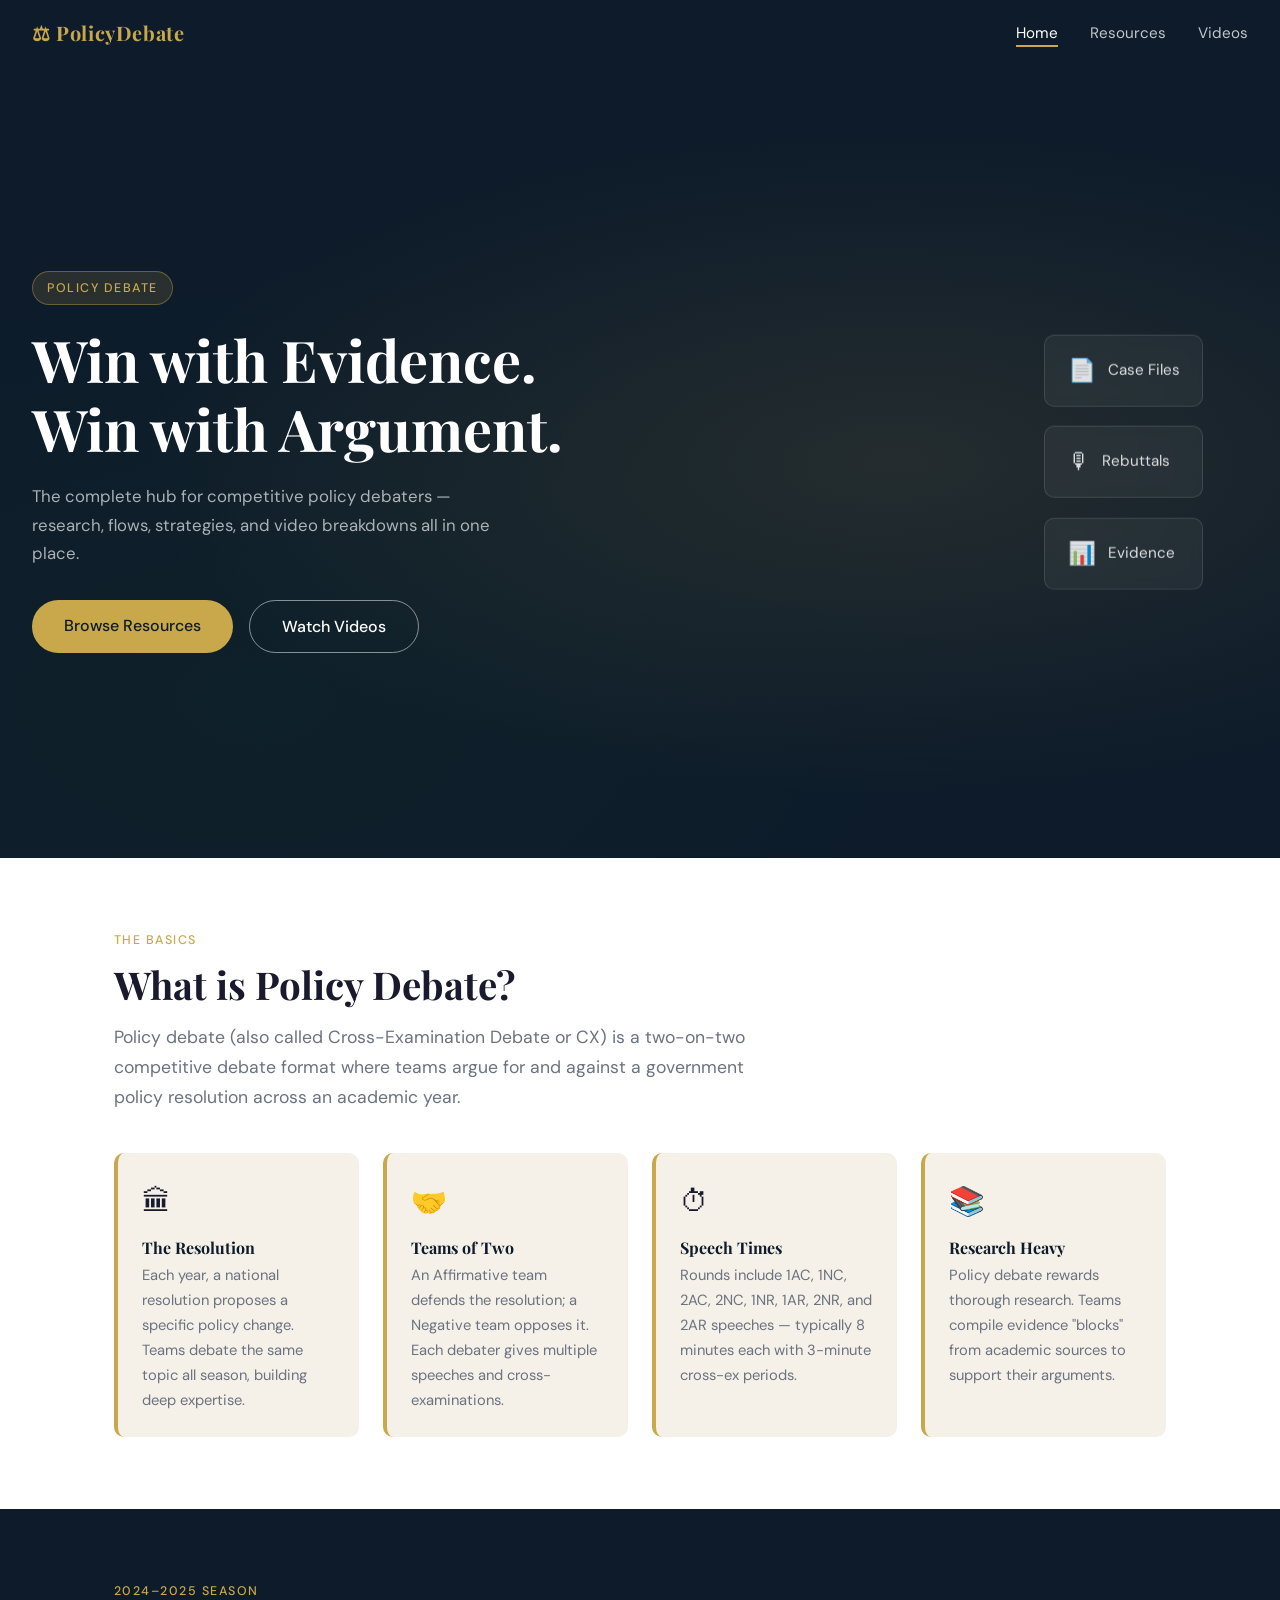
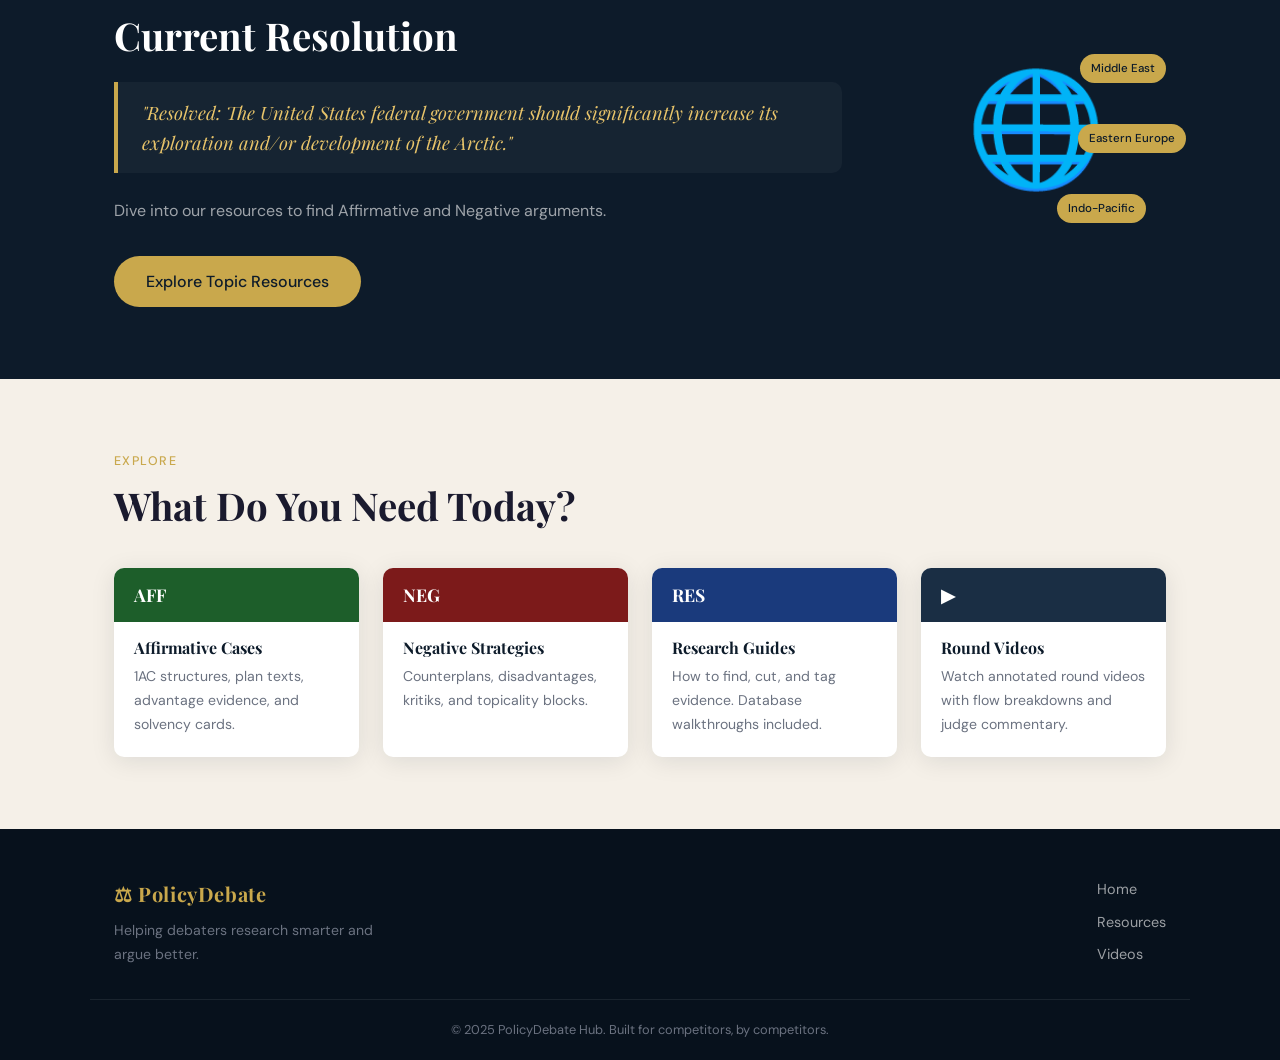
<file: index.html>
<!DOCTYPE html>
<html lang="en">
<head>
  <meta charset="UTF-8" />
  <meta name="viewport" content="width=device-width, initial-scale=1.0" />
  <title>Policy Debate Hub</title>
  <link rel="preconnect" href="https://fonts.googleapis.com" />
  <link href="https://fonts.googleapis.com/css2?family=Playfair+Display:wght@700;900&family=DM+Sans:wght@300;400;500&display=swap" rel="stylesheet" />
  <link rel="stylesheet" href="style.css" />
</head>
<body>

  <!-- NAV -->
  <header>
    <nav class="navbar">
      <a href="index.html" class="logo">⚖ PolicyDebate</a>
      <ul class="nav-links">
        <li><a href="index.html" class="active">Home</a></li>
        <li><a href="resources.html">Resources</a></li>
        <li><a href="videos.html">Videos</a></li>
      </ul>
      <button class="hamburger" id="hamburger" aria-label="Menu">&#9776;</button>
    </nav>
    <div class="mobile-menu" id="mobileMenu">
      <a href="index.html">Home</a>
      <a href="resources.html">Resources</a>
      <a href="videos.html">Videos</a>
    </div>
  </header>

  <!-- HERO -->
  <section class="hero">
    <div class="hero-bg"></div>
    <div class="hero-content">
      <span class="hero-tag">Policy Debate</span>
      <h1>Win with Evidence.<br/>Win with Argument.</h1>
      <p class="hero-sub">The complete hub for competitive policy debaters — research, flows, strategies, and video breakdowns all in one place.</p>
      <div class="hero-cta">
        <a href="resources.html" class="btn-primary">Browse Resources</a>
        <a href="videos.html" class="btn-ghost">Watch Videos</a>
      </div>
    </div>
    <div class="hero-deco">
      <div class="deco-card c1">
        <span class="deco-icon">📄</span>
        <span>Case Files</span>
      </div>
      <div class="deco-card c2">
        <span class="deco-icon">🎙</span>
        <span>Rebuttals</span>
      </div>
      <div class="deco-card c3">
        <span class="deco-icon">📊</span>
        <span>Evidence</span>
      </div>
    </div>
  </section>

  <!-- WHAT IS POLICY DEBATE -->
  <section class="section what-is">
    <div class="container">
      <div class="section-label">The Basics</div>
      <h2>What is Policy Debate?</h2>
      <p class="lead">Policy debate (also called Cross-Examination Debate or CX) is a two-on-two competitive debate format where teams argue for and against a government policy resolution across an academic year.</p>
      <div class="info-grid">
        <div class="info-card">
          <div class="info-icon">🏛</div>
          <h3>The Resolution</h3>
          <p>Each year, a national resolution proposes a specific policy change. Teams debate the same topic all season, building deep expertise.</p>
        </div>
        <div class="info-card">
          <div class="info-icon">🤝</div>
          <h3>Teams of Two</h3>
          <p>An Affirmative team defends the resolution; a Negative team opposes it. Each debater gives multiple speeches and cross-examinations.</p>
        </div>
        <div class="info-card">
          <div class="info-icon">⏱</div>
          <h3>Speech Times</h3>
          <p>Rounds include 1AC, 1NC, 2AC, 2NC, 1NR, 1AR, 2NR, and 2AR speeches — typically 8 minutes each with 3-minute cross-ex periods.</p>
        </div>
        <div class="info-card">
          <div class="info-icon">📚</div>
          <h3>Research Heavy</h3>
          <p>Policy debate rewards thorough research. Teams compile evidence "blocks" from academic sources to support their arguments.</p>
        </div>
      </div>
    </div>
  </section>

  <!-- CURRENT TOPIC -->
  <section class="section topic-section">
    <div class="container topic-inner">
      <div class="topic-text">
        <div class="section-label">2024–2025 Season</div>
        <h2>Current Resolution</h2>
        <blockquote>
          "Resolved: The United States federal government should significantly increase its exploration and/or development of the Arctic."
        </blockquote>
        <p>Dive into our resources to find Affirmative and Negative arguments.</p>
        <a href="resources.html" class="btn-primary">Explore Topic Resources</a>
      </div>
      <div class="topic-visual">
        <div class="globe-wrap">
          <div class="globe">🌐</div>
          <div class="region-tag r1">Middle East</div>
          <div class="region-tag r2">Eastern Europe</div>
          <div class="region-tag r3">Indo-Pacific</div>
        </div>
      </div>
    </div>
  </section>

  <!-- QUICK LINKS -->
  <section class="section quick-links">
    <div class="container">
      <div class="section-label">Explore</div>
      <h2>What Do You Need Today?</h2>
      <div class="ql-grid">
        <a href="resources.html" class="ql-card">
          <div class="ql-top aff">AFF</div>
          <h3>Affirmative Cases</h3>
          <p>1AC structures, plan texts, advantage evidence, and solvency cards.</p>
        </a>
        <a href="resources.html" class="ql-card">
          <div class="ql-top neg">NEG</div>
          <h3>Negative Strategies</h3>
          <p>Counterplans, disadvantages, kritiks, and topicality blocks.</p>
        </a>
        <a href="resources.html" class="ql-card">
          <div class="ql-top res">RES</div>
          <h3>Research Guides</h3>
          <p>How to find, cut, and tag evidence. Database walkthroughs included.</p>
        </a>
        <a href="videos.html" class="ql-card">
          <div class="ql-top vid">▶</div>
          <h3>Round Videos</h3>
          <p>Watch annotated round videos with flow breakdowns and judge commentary.</p>
        </a>
      </div>
    </div>
  </section>

  <!-- FOOTER -->
  <footer>
    <div class="container footer-inner">
      <div class="footer-brand">
        <span class="logo">⚖ PolicyDebate</span>
        <p>Helping debaters research smarter and argue better.</p>
      </div>
      <div class="footer-links">
        <a href="index.html">Home</a>
        <a href="resources.html">Resources</a>
        <a href="videos.html">Videos</a>
      </div>
    </div>
    <div class="footer-bottom">
      <p>© 2025 PolicyDebate Hub. Built for competitors, by competitors.</p>
    </div>
  </footer>

  <script src="main.js"></script>
</body>
</html>
</file>
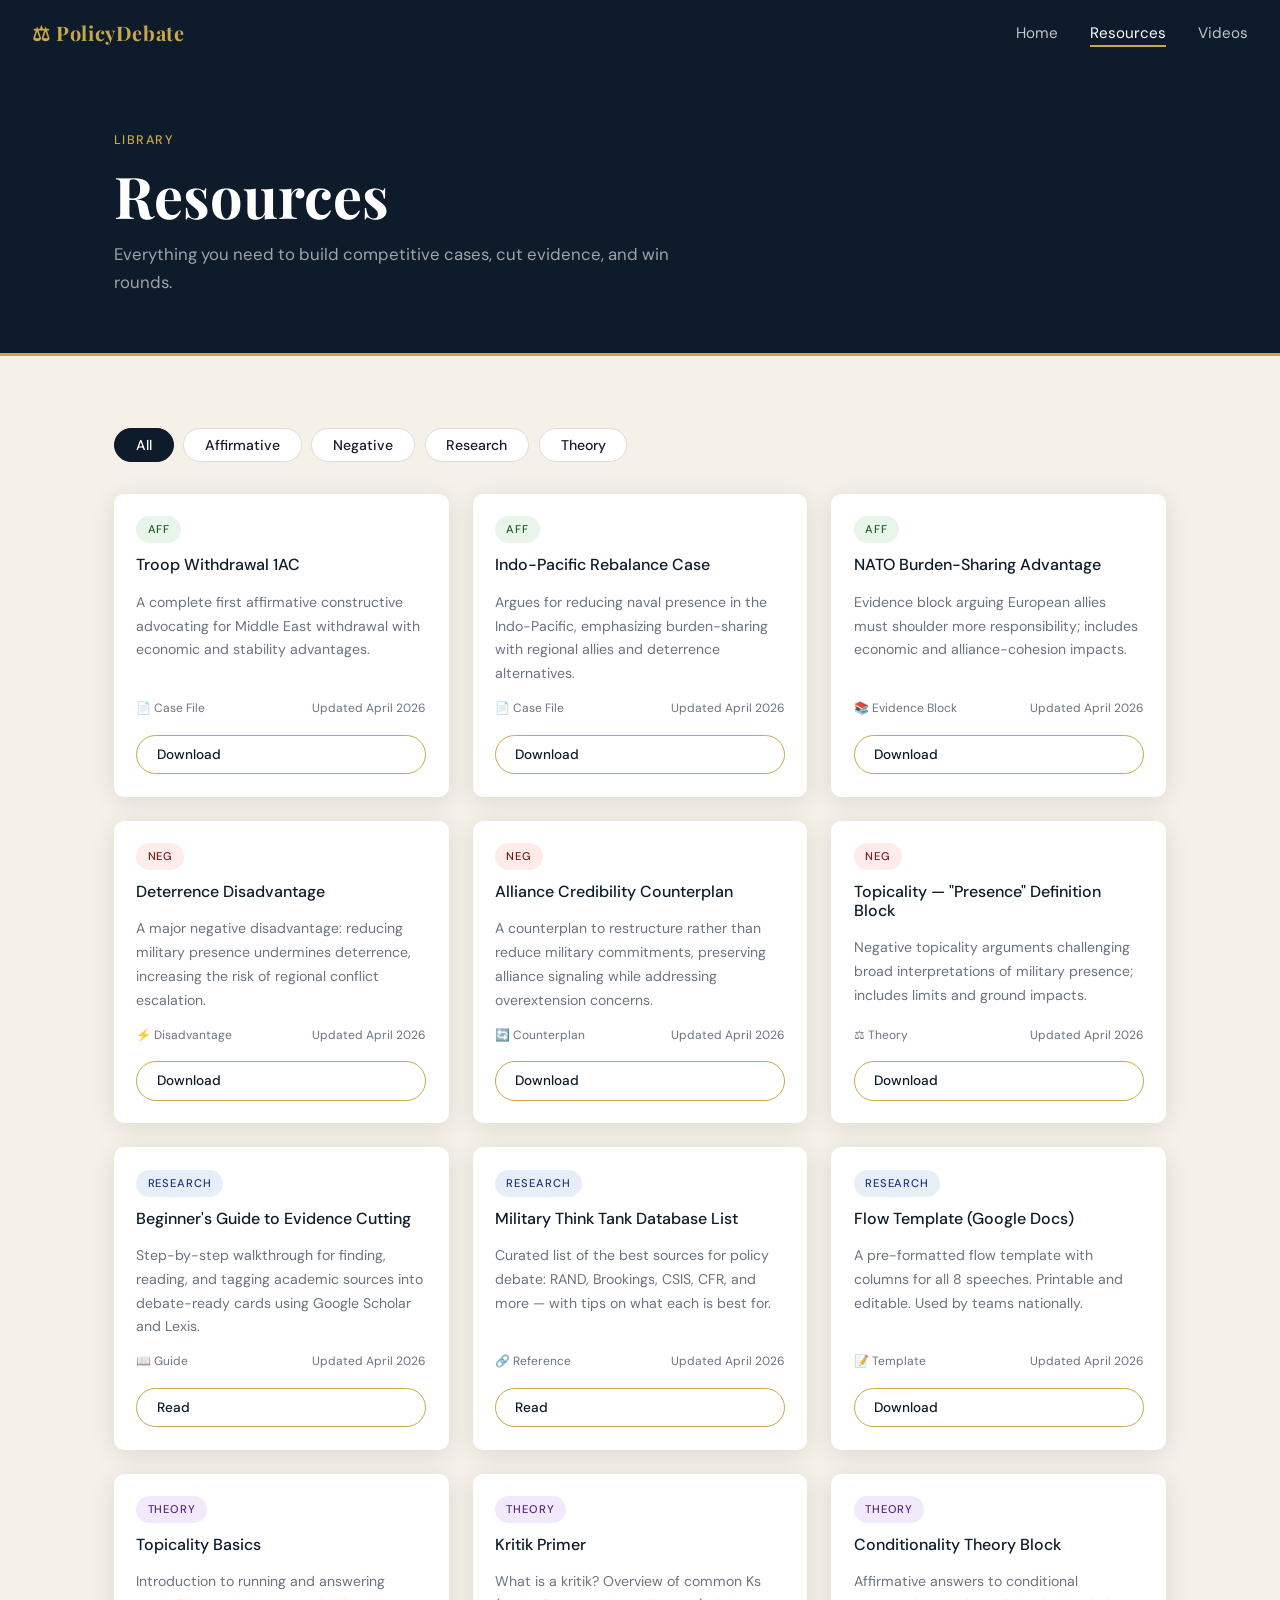
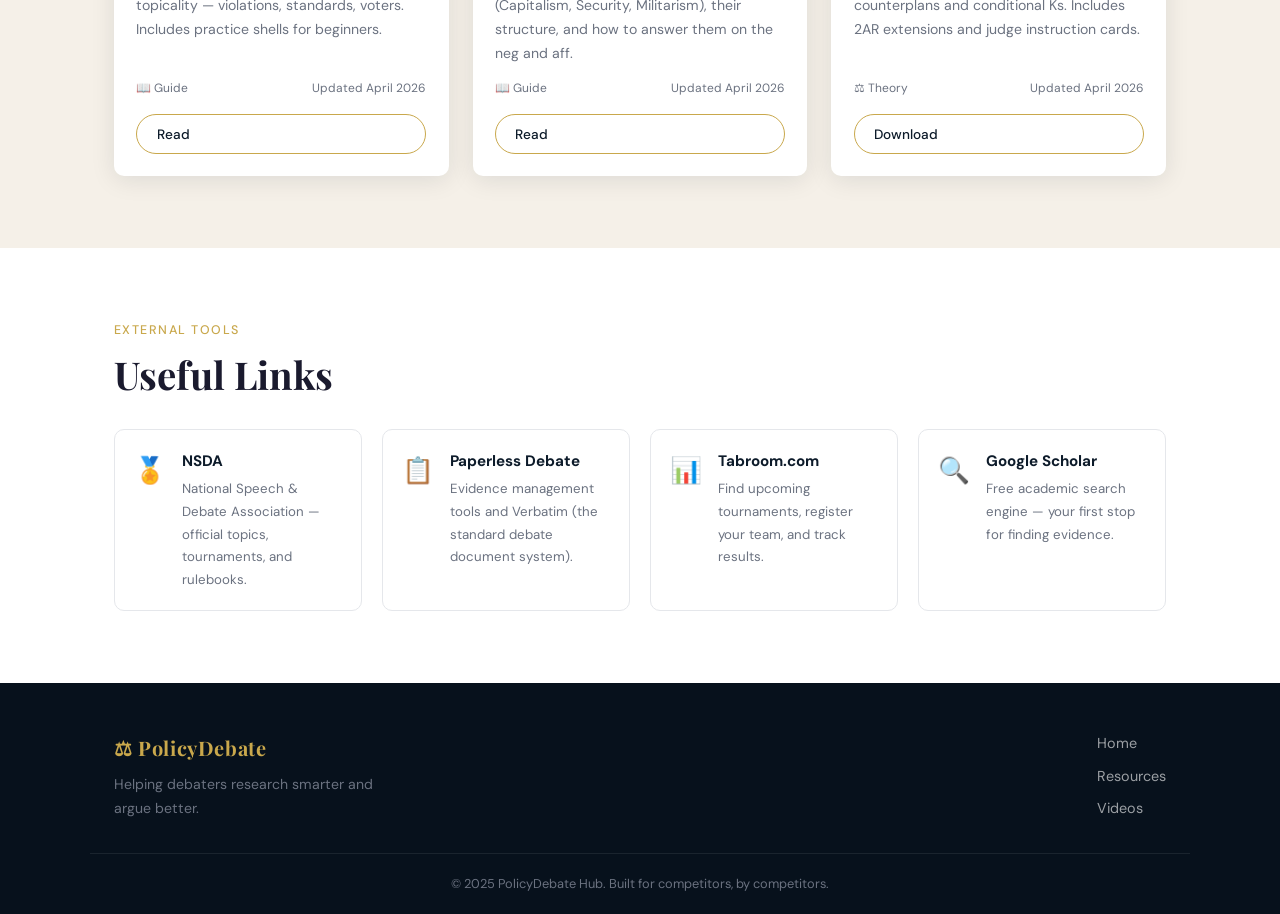
<file: resources.html>
<!DOCTYPE html>
<html lang="en">
<head>
  <meta charset="UTF-8" />
  <meta name="viewport" content="width=device-width, initial-scale=1.0" />
  <title>Resources — Policy Debate Hub</title>
  <link rel="preconnect" href="https://fonts.googleapis.com" />
  <link href="https://fonts.googleapis.com/css2?family=Playfair+Display:wght@700;900&family=DM+Sans:wght@300;400;500&display=swap" rel="stylesheet" />
  <link rel="stylesheet" href="style.css" />
</head>
<body>

  <header>
    <nav class="navbar">
      <a href="index.html" class="logo">⚖ PolicyDebate</a>
      <ul class="nav-links">
        <li><a href="index.html">Home</a></li>
        <li><a href="resources.html" class="active">Resources</a></li>
        <li><a href="videos.html">Videos</a></li>
      </ul>
      <button class="hamburger" id="hamburger" aria-label="Menu">&#9776;</button>
    </nav>
    <div class="mobile-menu" id="mobileMenu">
      <a href="index.html">Home</a>
      <a href="resources.html">Resources</a>
      <a href="videos.html">Videos</a>
    </div>
  </header>

  <!-- PAGE HERO -->
  <section class="page-hero">
    <div class="container">
      <div class="section-label">Library</div>
      <h1>Resources</h1>
      <p>Everything you need to build competitive cases, cut evidence, and win rounds.</p>
    </div>
  </section>

  <!-- FILTER TABS -->
  <section class="section resources-section">
    <div class="container">
      <div class="filter-tabs" id="filterTabs">
        <button class="tab active" data-filter="all">All</button>
        <button class="tab" data-filter="aff">Affirmative</button>
        <button class="tab" data-filter="neg">Negative</button>
        <button class="tab" data-filter="research">Research</button>
        <button class="tab" data-filter="theory">Theory</button>
      </div>

      <div class="resources-grid" id="resourcesGrid">

        <!-- AFF -->
        <div class="res-card" data-category="aff">
          <div class="res-badge aff">AFF</div>
          <h3>Troop Withdrawal 1AC</h3>
          <p>A complete first affirmative constructive advocating for Middle East withdrawal with economic and stability advantages.</p>
          <div class="res-meta"><span>📄 Case File</span><span>Updated April 2026</span></div>
          <a href="#" class="btn-sm">Download</a>
        </div>

        <div class="res-card" data-category="aff">
          <div class="res-badge aff">AFF</div>
          <h3>Indo-Pacific Rebalance Case</h3>
          <p>Argues for reducing naval presence in the Indo-Pacific, emphasizing burden-sharing with regional allies and deterrence alternatives.</p>
          <div class="res-meta"><span>📄 Case File</span><span>Updated April 2026</span></div>
          <a href="#" class="btn-sm">Download</a>
        </div>

        <div class="res-card" data-category="aff">
          <div class="res-badge aff">AFF</div>
          <h3>NATO Burden-Sharing Advantage</h3>
          <p>Evidence block arguing European allies must shoulder more responsibility; includes economic and alliance-cohesion impacts.</p>
          <div class="res-meta"><span>📚 Evidence Block</span><span>Updated April 2026</span></div>
          <a href="#" class="btn-sm">Download</a>
        </div>

        <!-- NEG -->
        <div class="res-card" data-category="neg">
          <div class="res-badge neg">NEG</div>
          <h3>Deterrence Disadvantage</h3>
          <p>A major negative disadvantage: reducing military presence undermines deterrence, increasing the risk of regional conflict escalation.</p>
          <div class="res-meta"><span>⚡ Disadvantage</span><span>Updated April 2026</span></div>
          <a href="#" class="btn-sm">Download</a>
        </div>

        <div class="res-card" data-category="neg">
          <div class="res-badge neg">NEG</div>
          <h3>Alliance Credibility Counterplan</h3>
          <p>A counterplan to restructure rather than reduce military commitments, preserving alliance signaling while addressing overextension concerns.</p>
          <div class="res-meta"><span>🔄 Counterplan</span><span>Updated April 2026</span></div>
          <a href="#" class="btn-sm">Download</a>
        </div>

        <div class="res-card" data-category="neg">
          <div class="res-badge neg">NEG</div>
          <h3>Topicality — "Presence" Definition Block</h3>
          <p>Negative topicality arguments challenging broad interpretations of military presence; includes limits and ground impacts.</p>
          <div class="res-meta"><span>⚖ Theory</span><span>Updated April 2026</span></div>
          <a href="#" class="btn-sm">Download</a>
        </div>

        <!-- RESEARCH -->
        <div class="res-card" data-category="research">
          <div class="res-badge res">RESEARCH</div>
          <h3>Beginner's Guide to Evidence Cutting</h3>
          <p>Step-by-step walkthrough for finding, reading, and tagging academic sources into debate-ready cards using Google Scholar and Lexis.</p>
          <div class="res-meta"><span>📖 Guide</span><span>Updated April 2026</span></div>
          <a href="#" class="btn-sm">Read</a>
        </div>

        <div class="res-card" data-category="research">
          <div class="res-badge res">RESEARCH</div>
          <h3>Military Think Tank Database List</h3>
          <p>Curated list of the best sources for policy debate: RAND, Brookings, CSIS, CFR, and more — with tips on what each is best for.</p>
          <div class="res-meta"><span>🔗 Reference</span><span>Updated April 2026</span></div>
          <a href="#" class="btn-sm">Read</a>
        </div>

        <div class="res-card" data-category="research">
          <div class="res-badge res">RESEARCH</div>
          <h3>Flow Template (Google Docs)</h3>
          <p>A pre-formatted flow template with columns for all 8 speeches. Printable and editable. Used by teams nationally.</p>
          <div class="res-meta"><span>📝 Template</span><span>Updated April 2026</span></div>
          <a href="#" class="btn-sm">Download</a>
        </div>

        <!-- THEORY -->
        <div class="res-card" data-category="theory">
          <div class="res-badge theory">THEORY</div>
          <h3>Topicality Basics</h3>
          <p>Introduction to running and answering topicality — violations, standards, voters. Includes practice shells for beginners.</p>
          <div class="res-meta"><span>📖 Guide</span><span>Updated April 2026</span></div>
          <a href="#" class="btn-sm">Read</a>
        </div>

        <div class="res-card" data-category="theory">
          <div class="res-badge theory">THEORY</div>
          <h3>Kritik Primer</h3>
          <p>What is a kritik? Overview of common Ks (Capitalism, Security, Militarism), their structure, and how to answer them on the neg and aff.</p>
          <div class="res-meta"><span>📖 Guide</span><span>Updated April 2026</span></div>
          <a href="#" class="btn-sm">Read</a>
        </div>

        <div class="res-card" data-category="theory">
          <div class="res-badge theory">THEORY</div>
          <h3>Conditionality Theory Block</h3>
          <p>Affirmative answers to conditional counterplans and conditional Ks. Includes 2AR extensions and judge instruction cards.</p>
          <div class="res-meta"><span>⚖ Theory</span><span>Updated April 2026</span></div>
          <a href="#" class="btn-sm">Download</a>
        </div>

      </div>
    </div>
  </section>

  <!-- EXTERNAL LINKS -->
  <section class="section ext-links-section">
    <div class="container">
      <div class="section-label">External Tools</div>
      <h2>Useful Links</h2>
      <div class="ext-grid">
        <a href="https://www.speechanddebate.org" target="_blank" class="ext-card">
          <span class="ext-icon">🏅</span>
          <div>
            <strong>NSDA</strong>
            <p>National Speech & Debate Association — official topics, tournaments, and rulebooks.</p>
          </div>
        </a>
        <a href="https://paperlessdebate.com" target="_blank" class="ext-card">
          <span class="ext-icon">📋</span>
          <div>
            <strong>Paperless Debate</strong>
            <p>Evidence management tools and Verbatim (the standard debate document system).</p>
          </div>
        </a>
        <a href="https://www.tabroom.com" target="_blank" class="ext-card">
          <span class="ext-icon">📊</span>
          <div>
            <strong>Tabroom.com</strong>
            <p>Find upcoming tournaments, register your team, and track results.</p>
          </div>
        </a>
        <a href="https://scholar.google.com" target="_blank" class="ext-card">
          <span class="ext-icon">🔍</span>
          <div>
            <strong>Google Scholar</strong>
            <p>Free academic search engine — your first stop for finding evidence.</p>
          </div>
        </a>
      </div>
    </div>
  </section>

  <footer>
    <div class="container footer-inner">
      <div class="footer-brand">
        <span class="logo">⚖ PolicyDebate</span>
        <p>Helping debaters research smarter and argue better.</p>
      </div>
      <div class="footer-links">
        <a href="index.html">Home</a>
        <a href="resources.html">Resources</a>
        <a href="videos.html">Videos</a>
      </div>
    </div>
    <div class="footer-bottom">
      <p>© 2025 PolicyDebate Hub. Built for competitors, by competitors.</p>
    </div>
  </footer>

  <script src="main.js"></script>
</body>
</html>
</file>
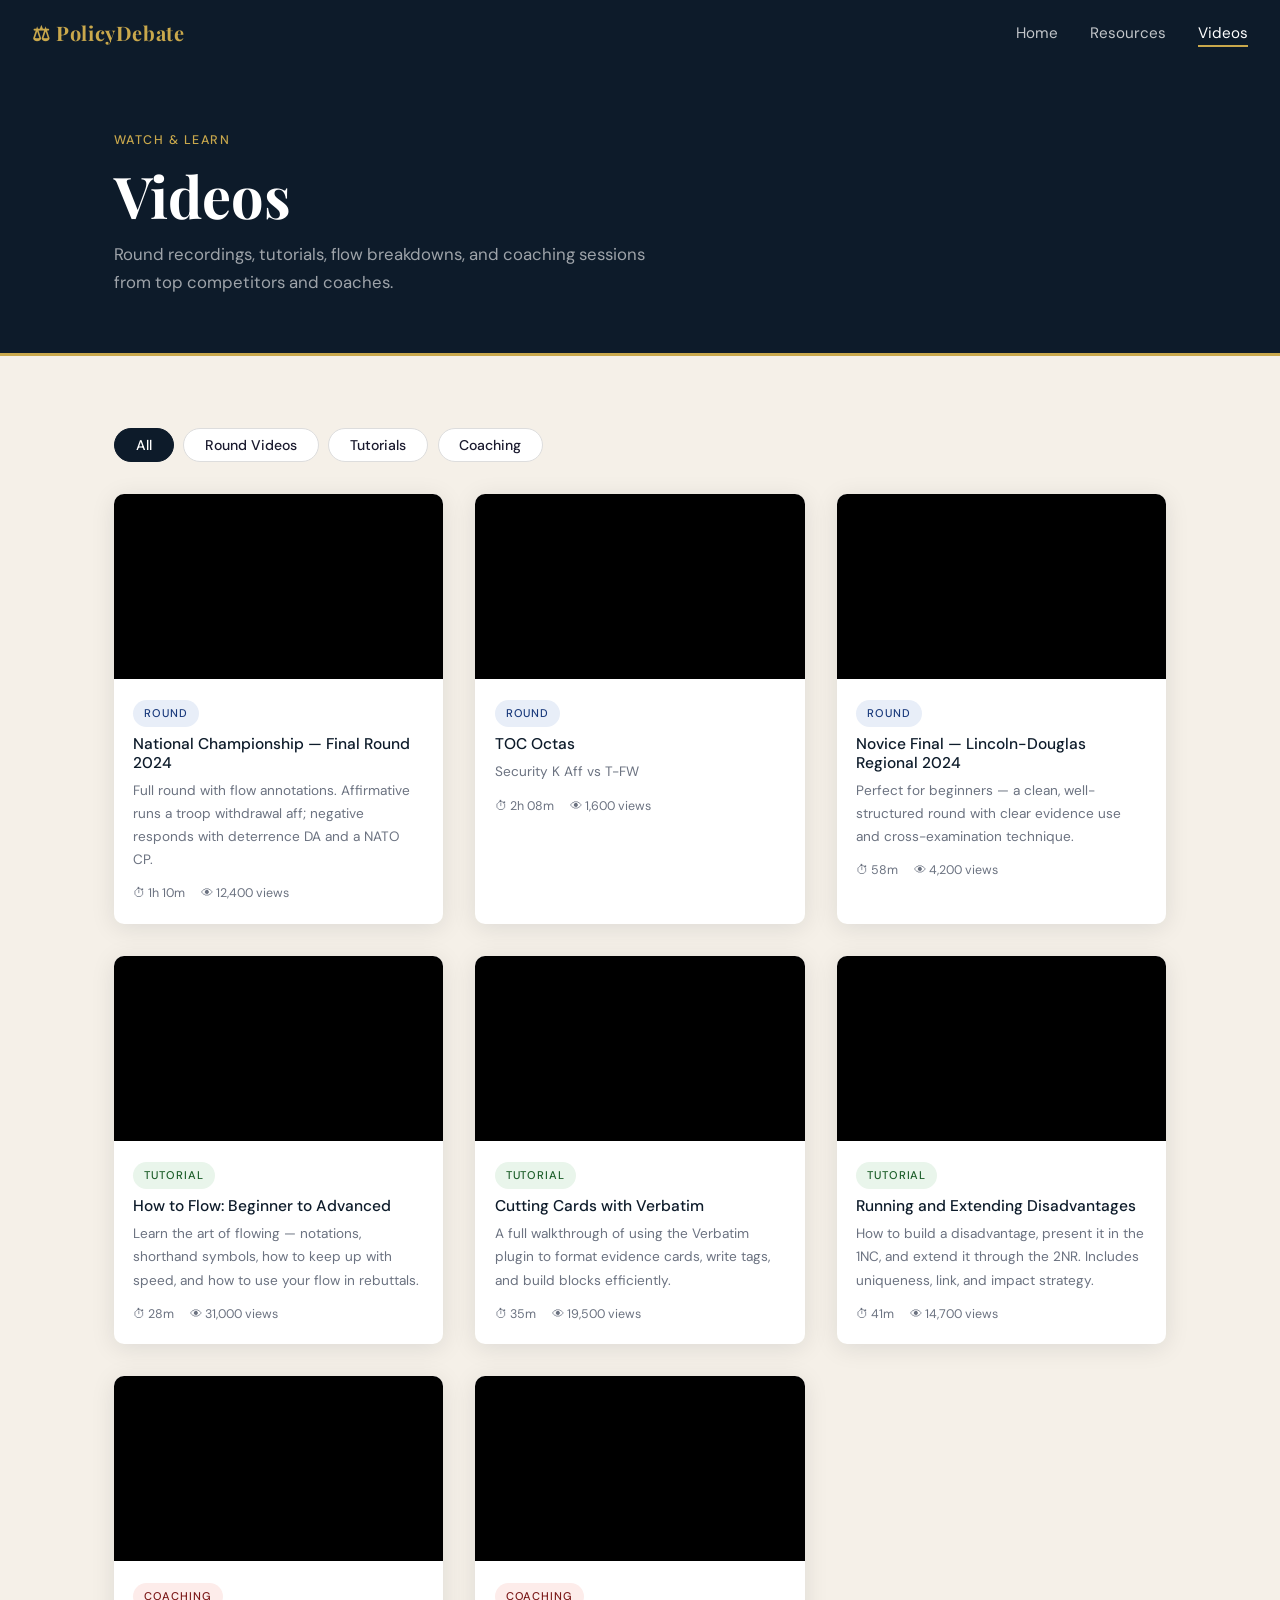
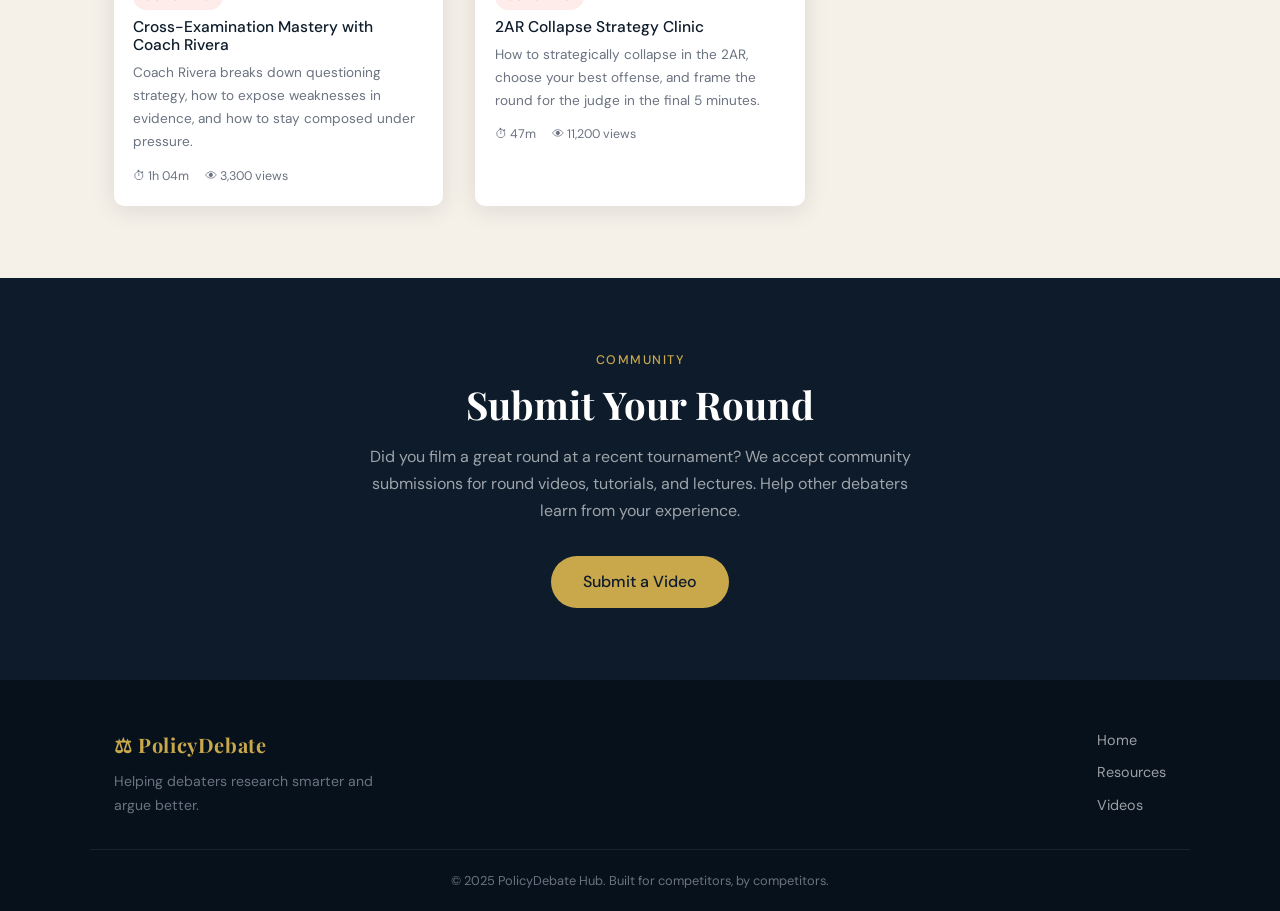
<file: videos.html>
<!DOCTYPE html>
<html lang="en">
<head>
  <meta charset="UTF-8" />
  <meta name="viewport" content="width=device-width, initial-scale=1.0" />
  <title>Videos — Policy Debate Hub</title>
  <link rel="preconnect" href="https://fonts.googleapis.com" />
  <link href="https://fonts.googleapis.com/css2?family=Playfair+Display:wght@700;900&family=DM+Sans:wght@300;400;500&display=swap" rel="stylesheet" />
  <link rel="stylesheet" href="style.css" />
</head>
<body>

  <header>
    <nav class="navbar">
      <a href="index.html" class="logo">⚖ PolicyDebate</a>
      <ul class="nav-links">
        <li><a href="index.html">Home</a></li>
        <li><a href="resources.html">Resources</a></li>
        <li><a href="videos.html" class="active">Videos</a></li>
      </ul>
      <button class="hamburger" id="hamburger" aria-label="Menu">&#9776;</button>
    </nav>
    <div class="mobile-menu" id="mobileMenu">
      <a href="index.html">Home</a>
      <a href="resources.html">Resources</a>
      <a href="videos.html">Videos</a>
    </div>
  </header>

  <section class="page-hero">
    <div class="container">
      <div class="section-label">Watch & Learn</div>
      <h1>Videos</h1>
      <p>Round recordings, tutorials, flow breakdowns, and coaching sessions from top competitors and coaches.</p>
    </div>
  </section>

  <!-- VIDEO FILTERS -->
  <section class="section videos-section">
    <div class="container">

      <div class="filter-tabs" id="filterTabs">
        <button class="tab active" data-filter="all">All</button>
        <button class="tab" data-filter="round">Round Videos</button>
        <button class="tab" data-filter="tutorial">Tutorials</button>
        <button class="tab" data-filter="coaching">Coaching</button>
      </div>

      <div class="video-grid" id="videoGrid">

        <!-- ROUND VIDEOS — using YouTube embed (replace video IDs with your own) -->
        <div class="video-card" data-category="round">
          <div class="video-thumb">
            <iframe
              src="https://www.youtube.com/embed/v=4-Mr5BZFztI"
              title="National Championship Final Round"
              frameborder="0"
              allow="accelerometer; autoplay; clipboard-write; encrypted-media; gyroscope; picture-in-picture"
              allowfullscreen>
            </iframe>
          </div>
          <div class="video-info">
            <div class="video-badge round">Round</div>
            <h3>National Championship — Final Round 2024</h3>
            <p>Full round with flow annotations. Affirmative runs a troop withdrawal aff; negative responds with deterrence DA and a NATO CP.</p>
            <div class="video-meta">
              <span>⏱ 1h 10m</span>
              <span>👁 12,400 views</span>
            </div>
          </div>
        </div>

        <div class="video-card" data-category="round">
          <div class="video-thumb">
            <iframe
              src="https://www.youtube.com/watch?v=74FYMKIeDwU&list=PLB35C2dDKW-9phPLg7jS2c0Gf0JUS84Tk&index=4"
              title="TOC Octas"
              frameborder="0"
              allow="accelerometer; autoplay; clipboard-write; encrypted-media; gyroscope; picture-in-picture"
              allowfullscreen>
            </iframe>
          </div>
          <div class="video-info">
            <div class="video-badge round">Round</div>
            <h3>TOC Octas</h3>
            <p>Security K Aff vs T-FW</p>
            <div class="video-meta">
              <span>⏱ 2h 08m</span>
              <span>👁 1,600 views</span>
            </div>
          </div>
        </div>

        <div class="video-card" data-category="round">
          <div class="video-thumb">
            <iframe
              src="https://www.youtube.com/embed/dQw4w9WgXcQ"
              title="Novice Final Round"
              frameborder="0"
              allow="accelerometer; autoplay; clipboard-write; encrypted-media; gyroscope; picture-in-picture"
              allowfullscreen>
            </iframe>
          </div>
          <div class="video-info">
            <div class="video-badge round">Round</div>
            <h3>Novice Final — Lincoln-Douglas Regional 2024</h3>
            <p>Perfect for beginners — a clean, well-structured round with clear evidence use and cross-examination technique.</p>
            <div class="video-meta">
              <span>⏱ 58m</span>
              <span>👁 4,200 views</span>
            </div>
          </div>
        </div>

        <!-- TUTORIALS -->
        <div class="video-card" data-category="tutorial">
          <div class="video-thumb">
            <iframe
              src="https://www.youtube.com/embed/dQw4w9WgXcQ"
              title="How to Flow"
              frameborder="0"
              allow="accelerometer; autoplay; clipboard-write; encrypted-media; gyroscope; picture-in-picture"
              allowfullscreen>
            </iframe>
          </div>
          <div class="video-info">
            <div class="video-badge tutorial">Tutorial</div>
            <h3>How to Flow: Beginner to Advanced</h3>
            <p>Learn the art of flowing — notations, shorthand symbols, how to keep up with speed, and how to use your flow in rebuttals.</p>
            <div class="video-meta">
              <span>⏱ 28m</span>
              <span>👁 31,000 views</span>
            </div>
          </div>
        </div>

        <div class="video-card" data-category="tutorial">
          <div class="video-thumb">
            <iframe
              src="https://www.youtube.com/embed/dQw4w9WgXcQ"
              title="Cutting Cards"
              frameborder="0"
              allow="accelerometer; autoplay; clipboard-write; encrypted-media; gyroscope; picture-in-picture"
              allowfullscreen>
            </iframe>
          </div>
          <div class="video-info">
            <div class="video-badge tutorial">Tutorial</div>
            <h3>Cutting Cards with Verbatim</h3>
            <p>A full walkthrough of using the Verbatim plugin to format evidence cards, write tags, and build blocks efficiently.</p>
            <div class="video-meta">
              <span>⏱ 35m</span>
              <span>👁 19,500 views</span>
            </div>
          </div>
        </div>

        <div class="video-card" data-category="tutorial">
          <div class="video-thumb">
            <iframe
              src="https://www.youtube.com/embed/dQw4w9WgXcQ"
              title="Running Disadvantages"
              frameborder="0"
              allow="accelerometer; autoplay; clipboard-write; encrypted-media; gyroscope; picture-in-picture"
              allowfullscreen>
            </iframe>
          </div>
          <div class="video-info">
            <div class="video-badge tutorial">Tutorial</div>
            <h3>Running and Extending Disadvantages</h3>
            <p>How to build a disadvantage, present it in the 1NC, and extend it through the 2NR. Includes uniqueness, link, and impact strategy.</p>
            <div class="video-meta">
              <span>⏱ 41m</span>
              <span>👁 14,700 views</span>
            </div>
          </div>
        </div>

        <!-- COACHING -->
        <div class="video-card" data-category="coaching">
          <div class="video-thumb">
            <iframe
              src="https://www.youtube.com/watch?v=9h1sgjD-V6A"
              title="Mastering Topicality"
              frameborder="0"
              allow="accelerometer; autoplay; clipboard-write; encrypted-media; gyroscope; picture-in-picture"
              allowfullscreen>
            </iframe>
          </div>
          <div class="video-info">
            <div class="video-badge coaching">Coaching</div>
            <h3>Cross-Examination Mastery with Coach Rivera</h3>
            <p>Coach Rivera breaks down questioning strategy, how to expose weaknesses in evidence, and how to stay composed under pressure.</p>
            <div class="video-meta">
              <span>⏱ 1h 04m</span>
              <span>👁 3,300 views</span>
            </div>
          </div>
        </div>

        <div class="video-card" data-category="coaching">
          <div class="video-thumb">
            <iframe
              src="https://www.youtube.com/embed/dQw4w9WgXcQ"
              title="2AR Strategy"
              frameborder="0"
              allow="accelerometer; autoplay; clipboard-write; encrypted-media; gyroscope; picture-in-picture"
              allowfullscreen>
            </iframe>
          </div>
          <div class="video-info">
            <div class="video-badge coaching">Coaching</div>
            <h3>2AR Collapse Strategy Clinic</h3>
            <p>How to strategically collapse in the 2AR, choose your best offense, and frame the round for the judge in the final 5 minutes.</p>
            <div class="video-meta">
              <span>⏱ 47m</span>
              <span>👁 11,200 views</span>
            </div>
          </div>
        </div>

      </div>
    </div>
  </section>

  <!-- SUBMIT A VIDEO -->
  <section class="section submit-section">
    <div class="container submit-inner">
      <div class="section-label">Community</div>
      <h2>Submit Your Round</h2>
      <p>Did you film a great round at a recent tournament? We accept community submissions for round videos, tutorials, and lectures. Help other debaters learn from your experience.</p>
      <a href="mailto:submit@policydebatehub.com" class="btn-primary">Submit a Video</a>
    </div>
  </section>

  <footer>
    <div class="container footer-inner">
      <div class="footer-brand">
        <span class="logo">⚖ PolicyDebate</span>
        <p>Helping debaters research smarter and argue better.</p>
      </div>
      <div class="footer-links">
        <a href="index.html">Home</a>
        <a href="resources.html">Resources</a>
        <a href="videos.html">Videos</a>
      </div>
    </div>
    <div class="footer-bottom">
      <p>© 2025 PolicyDebate Hub. Built for competitors, by competitors.</p>
    </div>
  </footer>

  <script src="main.js"></script>
</body>
</html>
</file>
<file: style.css>
/* ========================
   POLICY DEBATE HUB — CSS
   ======================== */

*, *::before, *::after { box-sizing: border-box; margin: 0; padding: 0; }

:root {
  --navy:   #0d1b2a;
  --navy2:  #1a2e44;
  --gold:   #c9a84c;
  --gold2:  #e8c46a;
  --cream:  #f5f0e8;
  --white:  #ffffff;
  --text:   #1a1a2e;
  --muted:  #6b7280;
  --aff:    #1d5e2a;
  --aff-bg: #e9f5eb;
  --neg:    #7c1a1a;
  --neg-bg: #fdecea;
  --res:    #1a3a7c;
  --res-bg: #e8eef8;
  --theory-c: #5a2680;
  --theory-bg: #f2eafa;
  --radius: 10px;
  --shadow: 0 4px 24px rgba(13,27,42,0.10);
}

html { scroll-behavior: smooth; }

body {
  font-family: 'DM Sans', sans-serif;
  background: var(--cream);
  color: var(--text);
  font-size: 16px;
  line-height: 1.7;
}

h1, h2, h3 { font-family: 'Playfair Display', serif; line-height: 1.2; }
h1 { font-size: clamp(2.2rem, 5vw, 3.6rem); }
h2 { font-size: clamp(1.6rem, 3vw, 2.4rem); margin-bottom: 1rem; }
h3 { font-size: 1.15rem; margin-bottom: .5rem; }

p { color: var(--muted); }
a { text-decoration: none; color: inherit; }

.container { max-width: 1100px; margin: 0 auto; padding: 0 1.5rem; }
.section { padding: 4.5rem 0; }
.section-label {
  font-size: 0.78rem;
  font-weight: 500;
  letter-spacing: .12em;
  text-transform: uppercase;
  color: var(--gold);
  margin-bottom: .6rem;
}
.lead { font-size: 1.1rem; color: var(--muted); max-width: 680px; margin-bottom: 2.5rem; }

/* ========================
   BUTTONS
   ======================== */
.btn-primary {
  display: inline-block;
  background: var(--gold);
  color: var(--navy);
  font-weight: 500;
  padding: .75rem 2rem;
  border-radius: 50px;
  transition: background .2s, transform .15s;
  font-family: 'DM Sans', sans-serif;
}
.btn-primary:hover { background: var(--gold2); transform: translateY(-2px); }

.btn-ghost {
  display: inline-block;
  border: 1.5px solid rgba(255,255,255,0.5);
  color: #fff;
  padding: .75rem 2rem;
  border-radius: 50px;
  font-weight: 500;
  transition: background .2s;
}
.btn-ghost:hover { background: rgba(255,255,255,0.1); }

.btn-sm {
  display: inline-block;
  border: 1.5px solid var(--gold);
  color: var(--navy);
  font-size: .85rem;
  padding: .45rem 1.2rem;
  border-radius: 50px;
  font-weight: 500;
  transition: background .2s, color .2s;
  margin-top: .75rem;
}
.btn-sm:hover { background: var(--gold); }

/* ========================
   NAVBAR
   ======================== */
header { position: sticky; top: 0; z-index: 100; }

.navbar {
  display: flex;
  align-items: center;
  justify-content: space-between;
  padding: 1rem 2rem;
  background: var(--navy);
  backdrop-filter: blur(10px);
}

.logo {
  font-family: 'Playfair Display', serif;
  font-size: 1.25rem;
  font-weight: 700;
  color: var(--gold);
  letter-spacing: .03em;
}

.nav-links {
  list-style: none;
  display: flex;
  gap: 2rem;
}
.nav-links a {
  color: rgba(255,255,255,0.75);
  font-size: .95rem;
  font-weight: 400;
  transition: color .2s;
  position: relative;
  padding-bottom: 2px;
}
.nav-links a::after {
  content: '';
  position: absolute;
  bottom: -2px; left: 0;
  width: 0; height: 2px;
  background: var(--gold);
  transition: width .25s;
}
.nav-links a:hover, .nav-links a.active { color: #fff; }
.nav-links a:hover::after, .nav-links a.active::after { width: 100%; }

.hamburger {
  display: none;
  background: none;
  border: none;
  color: #fff;
  font-size: 1.4rem;
  cursor: pointer;
}

.mobile-menu {
  display: none;
  flex-direction: column;
  background: var(--navy2);
  padding: .5rem 2rem 1rem;
}
.mobile-menu a {
  color: rgba(255,255,255,0.85);
  padding: .6rem 0;
  border-bottom: 1px solid rgba(255,255,255,0.08);
  font-size: .95rem;
}
.mobile-menu.open { display: flex; }

@media (max-width: 680px) {
  .nav-links { display: none; }
  .hamburger { display: block; }
}

/* ========================
   HERO
   ======================== */
.hero {
  background: var(--navy);
  min-height: 88vh;
  display: flex;
  align-items: center;
  padding: 4rem 2rem;
  position: relative;
  overflow: hidden;
}
.hero-bg {
  position: absolute; inset: 0;
  background: radial-gradient(ellipse at 70% 50%, rgba(201,168,76,0.12) 0%, transparent 60%),
              radial-gradient(ellipse at 20% 80%, rgba(29,94,42,0.08) 0%, transparent 50%);
  pointer-events: none;
}
.hero-content {
  max-width: 580px;
  position: relative;
  z-index: 2;
  animation: fadeUp .7s ease both;
}
.hero-tag {
  display: inline-block;
  background: rgba(201,168,76,0.15);
  border: 1px solid rgba(201,168,76,0.4);
  color: var(--gold);
  font-size: .78rem;
  font-weight: 500;
  letter-spacing: .12em;
  text-transform: uppercase;
  padding: .35rem .9rem;
  border-radius: 50px;
  margin-bottom: 1.2rem;
}
.hero h1 {
  color: #fff;
  margin-bottom: 1.2rem;
}
.hero-sub {
  color: rgba(255,255,255,0.65);
  font-size: 1.05rem;
  max-width: 480px;
  margin-bottom: 2rem;
}
.hero-cta { display: flex; gap: 1rem; flex-wrap: wrap; }

.hero-deco {
  position: absolute;
  right: 6%;
  top: 50%;
  transform: translateY(-50%);
  display: flex;
  flex-direction: column;
  gap: 1.2rem;
  z-index: 2;
  animation: fadeLeft .8s .2s ease both;
}
.deco-card {
  background: rgba(255,255,255,0.05);
  border: 1px solid rgba(255,255,255,0.12);
  border-radius: var(--radius);
  padding: 1rem 1.4rem;
  display: flex;
  align-items: center;
  gap: .75rem;
  color: rgba(255,255,255,0.85);
  font-size: .95rem;
  backdrop-filter: blur(6px);
  transition: transform .25s;
}
.deco-card:hover { transform: translateX(-6px); }
.deco-icon { font-size: 1.4rem; }

@media (max-width: 860px) { .hero-deco { display: none; } }

/* ========================
   PAGE HERO (inner pages)
   ======================== */
.page-hero {
  background: var(--navy);
  padding: 4rem 2rem 3.5rem;
  border-bottom: 3px solid var(--gold);
}
.page-hero h1 { color: #fff; margin-bottom: .6rem; }
.page-hero p { color: rgba(255,255,255,0.6); max-width: 560px; font-size: 1.05rem; }

/* ========================
   WHAT IS
   ======================== */
.what-is { background: var(--white); }
.info-grid {
  display: grid;
  grid-template-columns: repeat(auto-fit, minmax(220px, 1fr));
  gap: 1.5rem;
  margin-top: 2.5rem;
}
.info-card {
  background: var(--cream);
  border-radius: var(--radius);
  padding: 1.5rem;
  border-left: 4px solid var(--gold);
}
.info-icon { font-size: 1.8rem; margin-bottom: .75rem; }
.info-card h3 { color: var(--navy); margin-bottom: .4rem; font-size: 1rem; }
.info-card p { font-size: .92rem; }

/* ========================
   TOPIC SECTION
   ======================== */
.topic-section { background: var(--navy); }
.topic-inner { display: flex; align-items: center; gap: 4rem; flex-wrap: wrap; }
.topic-text { flex: 1; min-width: 280px; }
.topic-text .section-label { color: var(--gold); }
.topic-text h2 { color: #fff; }
.topic-text p { color: rgba(255,255,255,0.6); margin-bottom: 2rem; }
blockquote {
  font-family: 'Playfair Display', serif;
  font-size: 1.15rem;
  font-style: italic;
  color: var(--gold2);
  border-left: 4px solid var(--gold);
  padding: 1rem 1.5rem;
  margin: 1.5rem 0;
  background: rgba(255,255,255,0.04);
  border-radius: 0 var(--radius) var(--radius) 0;
  line-height: 1.6;
}
.topic-visual { flex: 0 0 260px; display: flex; justify-content: center; }
.globe-wrap {
  position: relative;
  width: 200px;
  height: 220px;
}
.globe { font-size: 7rem; display: flex; justify-content: center; animation: spin 12s linear infinite; }
@keyframes spin { to { transform: rotate(360deg); } }
.region-tag {
  position: absolute;
  background: var(--gold);
  color: var(--navy);
  font-size: .72rem;
  font-weight: 500;
  padding: .3rem .7rem;
  border-radius: 50px;
  white-space: nowrap;
}
.r1 { top: 20px; right: -30px; }
.r2 { top: 90px; right: -50px; }
.r3 { top: 160px; right: -10px; }

/* ========================
   QUICK LINKS
   ======================== */
.quick-links { background: var(--cream); }
.ql-grid {
  display: grid;
  grid-template-columns: repeat(auto-fit, minmax(220px, 1fr));
  gap: 1.5rem;
  margin-top: 2.5rem;
}
.ql-card {
  background: var(--white);
  border-radius: var(--radius);
  overflow: hidden;
  box-shadow: var(--shadow);
  transition: transform .2s, box-shadow .2s;
  display: block;
}
.ql-card:hover { transform: translateY(-5px); box-shadow: 0 10px 32px rgba(13,27,42,0.15); }
.ql-top {
  padding: .75rem 1.25rem;
  font-family: 'Playfair Display', serif;
  font-weight: 700;
  font-size: 1.1rem;
  color: #fff;
}
.ql-top.aff { background: var(--aff); }
.ql-top.neg { background: var(--neg); }
.ql-top.res { background: var(--res); }
.ql-top.vid { background: var(--navy2); }
.ql-card h3, .ql-card p { padding: 0 1.25rem; }
.ql-card h3 { color: var(--navy); padding-top: 1rem; font-size: 1rem; }
.ql-card p { font-size: .88rem; padding-bottom: 1.25rem; }

/* ========================
   RESOURCES PAGE
   ======================== */
.resources-section { background: var(--cream); }
.filter-tabs {
  display: flex;
  gap: .6rem;
  flex-wrap: wrap;
  margin-bottom: 2rem;
}
.tab {
  background: var(--white);
  border: 1.5px solid #ddd;
  border-radius: 50px;
  padding: .45rem 1.3rem;
  font-size: .88rem;
  font-weight: 500;
  font-family: 'DM Sans', sans-serif;
  cursor: pointer;
  transition: all .2s;
  color: var(--text);
}
.tab:hover { border-color: var(--gold); }
.tab.active { background: var(--navy); color: #fff; border-color: var(--navy); }

.resources-grid {
  display: grid;
  grid-template-columns: repeat(auto-fill, minmax(280px, 1fr));
  gap: 1.5rem;
}
.res-card {
  background: var(--white);
  border-radius: var(--radius);
  padding: 1.4rem;
  box-shadow: var(--shadow);
  display: flex;
  flex-direction: column;
  transition: transform .2s;
}
.res-card:hover { transform: translateY(-3px); }
.res-card h3 { color: var(--navy); font-family: 'DM Sans', sans-serif; font-weight: 500; font-size: 1rem; }
.res-card p { font-size: .88rem; margin: .5rem 0 .75rem; flex: 1; }
.res-meta { display: flex; justify-content: space-between; font-size: .75rem; color: var(--muted); margin-bottom: .25rem; }

.res-badge {
  display: inline-block;
  font-size: .7rem;
  font-weight: 500;
  letter-spacing: .08em;
  text-transform: uppercase;
  padding: .25rem .7rem;
  border-radius: 50px;
  margin-bottom: .75rem;
  width: fit-content;
}
.res-badge.aff { background: var(--aff-bg); color: var(--aff); }
.res-badge.neg { background: var(--neg-bg); color: var(--neg); }
.res-badge.res { background: var(--res-bg); color: var(--res); }
.res-badge.theory { background: var(--theory-bg); color: var(--theory-c); }
.res-card[data-category].hidden { display: none; }

/* ========================
   EXTERNAL LINKS
   ======================== */
.ext-links-section { background: var(--white); }
.ext-grid {
  display: grid;
  grid-template-columns: repeat(auto-fill, minmax(240px, 1fr));
  gap: 1.25rem;
  margin-top: 2rem;
}
.ext-card {
  display: flex;
  align-items: flex-start;
  gap: 1rem;
  padding: 1.2rem;
  border: 1.5px solid #e5e7eb;
  border-radius: var(--radius);
  transition: border-color .2s, box-shadow .2s;
}
.ext-card:hover { border-color: var(--gold); box-shadow: 0 3px 14px rgba(201,168,76,0.15); }
.ext-icon { font-size: 1.6rem; flex-shrink: 0; }
.ext-card strong { display: block; color: var(--navy); font-size: .95rem; margin-bottom: .2rem; }
.ext-card p { font-size: .83rem; }

/* ========================
   VIDEOS PAGE
   ======================== */
.videos-section { background: var(--cream); }
.video-grid {
  display: grid;
  grid-template-columns: repeat(auto-fill, minmax(320px, 1fr));
  gap: 2rem;
}
.video-card {
  background: var(--white);
  border-radius: var(--radius);
  overflow: hidden;
  box-shadow: var(--shadow);
  transition: transform .2s;
}
.video-card:hover { transform: translateY(-4px); }
.video-card[data-category].hidden { display: none; }

.video-thumb {
  position: relative;
  padding-bottom: 56.25%;
  background: #000;
}
.video-thumb iframe {
  position: absolute;
  inset: 0;
  width: 100%;
  height: 100%;
}
.video-info { padding: 1.2rem; }
.video-info h3 { color: var(--navy); font-family: 'DM Sans', sans-serif; font-weight: 500; font-size: .97rem; margin-bottom: .4rem; }
.video-info p { font-size: .85rem; }
.video-meta { display: flex; gap: 1rem; font-size: .78rem; color: var(--muted); margin-top: .75rem; }

.video-badge {
  display: inline-block;
  font-size: .7rem;
  font-weight: 500;
  letter-spacing: .08em;
  text-transform: uppercase;
  padding: .25rem .7rem;
  border-radius: 50px;
  margin-bottom: .5rem;
}
.video-badge.round { background: var(--res-bg); color: var(--res); }
.video-badge.tutorial { background: var(--aff-bg); color: var(--aff); }
.video-badge.coaching { background: var(--neg-bg); color: var(--neg); }

/* ========================
   SUBMIT SECTION
   ======================== */
.submit-section { background: var(--navy); text-align: center; }
.submit-inner { max-width: 600px; margin: 0 auto; }
.submit-section .section-label { color: var(--gold); justify-content: center; display: block; }
.submit-section h2 { color: #fff; }
.submit-section p { color: rgba(255,255,255,0.6); margin-bottom: 2rem; }

/* ========================
   FOOTER
   ======================== */
footer {
  background: #07111c;
  color: rgba(255,255,255,0.6);
  padding-top: 3rem;
}
.footer-inner {
  display: flex;
  justify-content: space-between;
  align-items: flex-start;
  gap: 2rem;
  flex-wrap: wrap;
  padding-bottom: 2rem;
  border-bottom: 1px solid rgba(255,255,255,0.08);
}
.footer-brand .logo { color: var(--gold); display: block; margin-bottom: .5rem; }
.footer-brand p { font-size: .88rem; max-width: 260px; }
.footer-links { display: flex; flex-direction: column; gap: .5rem; }
.footer-links a { font-size: .9rem; transition: color .2s; }
.footer-links a:hover { color: var(--gold); }
.footer-bottom { text-align: center; padding: 1.2rem; font-size: .8rem; }

/* ========================
   ANIMATIONS
   ======================== */
@keyframes fadeUp {
  from { opacity: 0; transform: translateY(28px); }
  to   { opacity: 1; transform: translateY(0); }
}
@keyframes fadeLeft {
  from { opacity: 0; transform: translate(24px, -50%); }
  to   { opacity: 1; transform: translate(0, -50%); }
}
</file>
